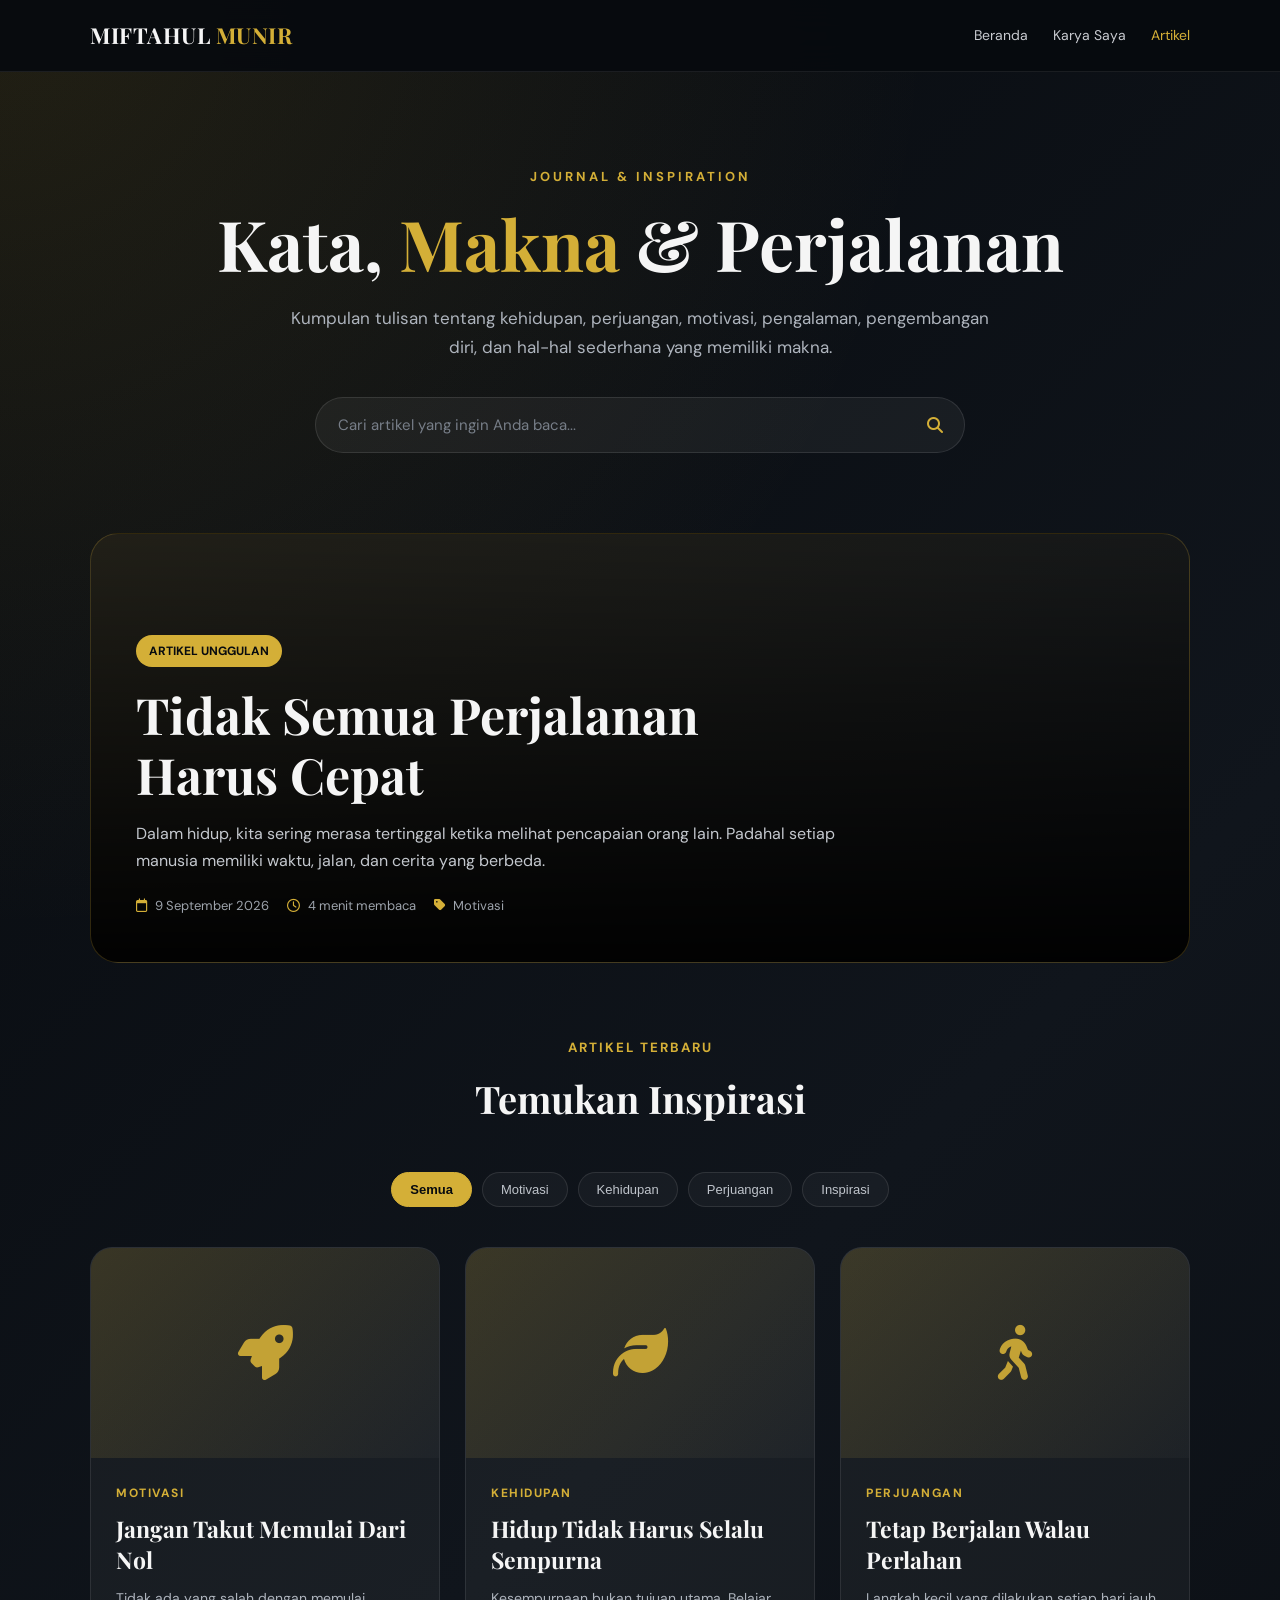
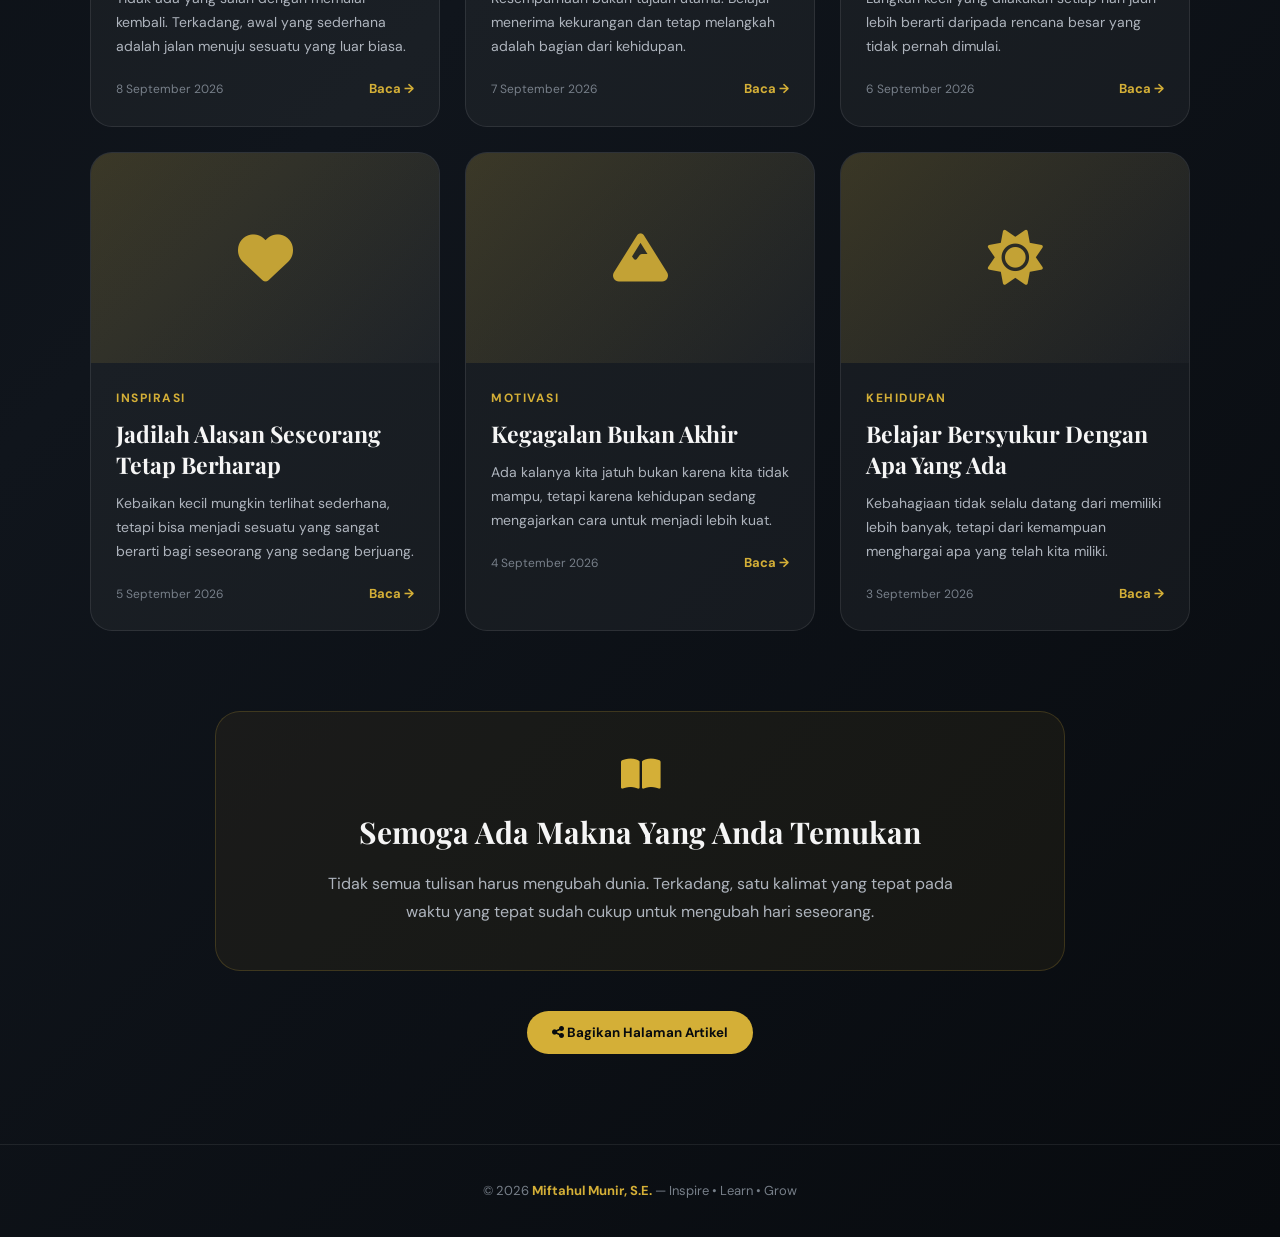
<file: artikel.html>
<!DOCTYPE html>
<html lang="id">
<head>
  <meta charset="UTF-8">
  <meta name="viewport" content="width=device-width, initial-scale=1.0">

  <title>Artikel & Inspirasi | Miftahul Munir, S.E.</title>

  <meta
    name="description"
    content="Kumpulan artikel motivasi, inspirasi, kehidupan, perjuangan dan pengembangan diri oleh Miftahul Munir, S.E."
  >

  <meta name="author" content="Miftahul Munir, S.E.">
  <meta name="robots" content="index, follow">

  <link
    rel="canonical"
    href="https://karaengcamangi4-commits.github.io/website-Miftahul/artikel.html"
  >

  <!-- OPEN GRAPH -->
  <meta property="og:type" content="website">
  <meta property="og:title" content="Artikel & Inspirasi | Miftahul Munir, S.E.">
  <meta
    property="og:description"
    content="Kumpulan tulisan inspiratif tentang kehidupan, perjuangan, motivasi dan pengembangan diri."
  >
  <meta
    property="og:url"
    content="https://karaengcamangi4-commits.github.io/website-Miftahul/artikel.html"
  >

  <!-- FONT -->
  <link rel="preconnect" href="https://fonts.googleapis.com">
  <link rel="preconnect" href="https://fonts.gstatic.com" crossorigin>

  <link
    href="https://fonts.googleapis.com/css2?family=DM+Sans:wght@400;500;600;700&family=Playfair+Display:wght@500;600;700&display=swap"
    rel="stylesheet"
  >

  <!-- ICON -->
  <link
    rel="stylesheet"
    href="https://cdnjs.cloudflare.com/ajax/libs/font-awesome/6.5.2/css/all.min.css"
  >

  <style>

    /* =========================
       RESET
    ========================== */

    * {
      margin: 0;
      padding: 0;
      box-sizing: border-box;
    }

    html {
      scroll-behavior: smooth;
    }

    body {
      font-family: "DM Sans", sans-serif;
      color: #f5f5f5;
      background:
        radial-gradient(
          circle at top left,
          rgba(212,175,55,0.13),
          transparent 30%
        ),
        linear-gradient(
          135deg,
          #070a0e,
          #10151c 50%,
          #080b0f
        );
      line-height: 1.7;
      min-height: 100vh;
    }

    a {
      color: inherit;
      text-decoration: none;
    }

    /* =========================
       NAVBAR
    ========================== */

    header {
      position: sticky;
      top: 0;
      z-index: 999;
      background: rgba(7,10,14,0.93);
      backdrop-filter: blur(18px);
      border-bottom: 1px solid rgba(255,255,255,0.08);
    }

    .navbar {
      max-width: 1150px;
      margin: auto;
      padding: 17px 25px;
      display: flex;
      align-items: center;
      justify-content: space-between;
      gap: 25px;
    }

    .logo {
      font-family: "Playfair Display", serif;
      font-size: 22px;
      font-weight: 700;
      letter-spacing: .5px;
    }

    .logo span {
      color: #d4af37;
    }

    nav {
      display: flex;
      gap: 25px;
      align-items: center;
    }

    nav a {
      font-size: 14px;
      color: #c8cbd0;
      transition: .3s;
    }

    nav a:hover,
    nav a.active {
      color: #d4af37;
    }

    /* =========================
       HERO
    ========================== */

    .hero {
      max-width: 1050px;
      margin: auto;
      padding: 90px 25px 70px;
      text-align: center;
    }

    .hero-label {
      display: inline-block;
      color: #d4af37;
      font-size: 13px;
      font-weight: 700;
      letter-spacing: 3px;
      text-transform: uppercase;
      margin-bottom: 15px;
    }

    .hero h1 {
      font-family: "Playfair Display", serif;
      font-size: clamp(40px, 7vw, 70px);
      line-height: 1.15;
      margin-bottom: 20px;
    }

    .hero h1 span {
      color: #d4af37;
    }

    .hero p {
      max-width: 720px;
      margin: auto;
      color: #aeb4bd;
      font-size: 17px;
    }

    /* =========================
       SEARCH
    ========================== */

    .search-box {
      max-width: 650px;
      margin: 35px auto 0;
      position: relative;
    }

    .search-box input {
      width: 100%;
      padding: 17px 55px 17px 22px;
      border-radius: 50px;
      border: 1px solid rgba(255,255,255,.1);
      outline: none;
      background: rgba(255,255,255,.05);
      color: white;
      font-family: inherit;
      font-size: 15px;
    }

    .search-box input::placeholder {
      color: #777e88;
    }

    .search-box i {
      position: absolute;
      right: 22px;
      top: 50%;
      transform: translateY(-50%);
      color: #d4af37;
    }

    /* =========================
       CONTAINER
    ========================== */

    .container {
      max-width: 1150px;
      margin: auto;
      padding: 10px 25px 90px;
    }

    /* =========================
       FEATURED ARTICLE
    ========================== */

    .featured {
      position: relative;
      overflow: hidden;
      border-radius: 28px;
      min-height: 430px;
      display: flex;
      align-items: flex-end;
      margin-bottom: 70px;
      background:
        linear-gradient(
          to top,
          rgba(0,0,0,.95),
          rgba(0,0,0,.15)
        ),
        linear-gradient(
          135deg,
          #27251c,
          #14181d
        );
      border: 1px solid rgba(212,175,55,.22);
    }

    .featured-content {
      padding: 45px;
      max-width: 800px;
    }

    .featured-badge {
      display: inline-block;
      padding: 6px 13px;
      border-radius: 50px;
      background: #d4af37;
      color: #080b0f;
      font-size: 12px;
      font-weight: 700;
      text-transform: uppercase;
      margin-bottom: 18px;
    }

    .featured h2 {
      font-family: "Playfair Display", serif;
      font-size: clamp(30px, 5vw, 50px);
      line-height: 1.2;
      margin-bottom: 15px;
    }

    .featured p {
      color: #c4c8ce;
      max-width: 700px;
      margin-bottom: 20px;
    }

    .meta {
      display: flex;
      flex-wrap: wrap;
      gap: 18px;
      color: #9da3ac;
      font-size: 13px;
    }

    .meta i {
      color: #d4af37;
      margin-right: 5px;
    }

    /* =========================
       SECTION TITLE
    ========================== */

    .section-heading {
      text-align: center;
      margin-bottom: 40px;
    }

    .section-heading small {
      color: #d4af37;
      text-transform: uppercase;
      letter-spacing: 2px;
      font-weight: 700;
    }

    .section-heading h2 {
      font-family: "Playfair Display", serif;
      font-size: 38px;
      margin-top: 7px;
    }

    /* =========================
       CATEGORY
    ========================== */

    .categories {
      display: flex;
      justify-content: center;
      flex-wrap: wrap;
      gap: 10px;
      margin-bottom: 40px;
    }

    .category {
      padding: 9px 18px;
      border-radius: 50px;
      border: 1px solid rgba(255,255,255,.1);
      background: rgba(255,255,255,.035);
      color: #bfc4cb;
      cursor: pointer;
      transition: .3s;
      font-size: 13px;
    }

    .category:hover,
    .category.active {
      background: #d4af37;
      color: #080b0f;
      border-color: #d4af37;
      font-weight: 700;
    }

    /* =========================
       ARTICLE GRID
    ========================== */

    .article-grid {
      display: grid;
      grid-template-columns: repeat(3, 1fr);
      gap: 25px;
    }

    .article-card {
      background: rgba(255,255,255,.045);
      border: 1px solid rgba(255,255,255,.09);
      border-radius: 22px;
      overflow: hidden;
      transition: .35s;
    }

    .article-card:hover {
      transform: translateY(-8px);
      border-color: rgba(212,175,55,.4);
      box-shadow: 0 20px 50px rgba(0,0,0,.35);
    }

    .article-image {
      height: 210px;
      display: flex;
      align-items: center;
      justify-content: center;
      position: relative;
      background:
        linear-gradient(
          135deg,
          rgba(212,175,55,.18),
          rgba(255,255,255,.025)
        );
    }

    .article-image i {
      font-size: 55px;
      color: #d4af37;
      opacity: .9;
    }

    .article-body {
      padding: 25px;
    }

    .article-category {
      color: #d4af37;
      font-size: 12px;
      text-transform: uppercase;
      letter-spacing: 1.5px;
      font-weight: 700;
      margin-bottom: 10px;
    }

    .article-body h3 {
      font-family: "Playfair Display", serif;
      font-size: 23px;
      line-height: 1.35;
      margin-bottom: 12px;
    }

    .article-body p {
      color: #aeb4bd;
      font-size: 14px;
      margin-bottom: 20px;
    }

    .article-footer {
      display: flex;
      align-items: center;
      justify-content: space-between;
      gap: 10px;
    }

    .article-date {
      font-size: 12px;
      color: #777f89;
    }

    .read {
      color: #d4af37;
      font-size: 13px;
      font-weight: 700;
    }

    /* =========================
       READING MESSAGE
    ========================== */

    .reading-message {
      max-width: 850px;
      margin: 80px auto 0;
      text-align: center;
      padding: 45px 30px;
      border-radius: 25px;
      border: 1px solid rgba(212,175,55,.2);
      background: rgba(212,175,55,.06);
    }

    .reading-message i {
      color: #d4af37;
      font-size: 35px;
      margin-bottom: 15px;
    }

    .reading-message h2 {
      font-family: "Playfair Display", serif;
      font-size: 30px;
      margin-bottom: 12px;
    }

    .reading-message p {
      color: #aeb4bd;
      max-width: 650px;
      margin: auto;
    }

    /* =========================
       SHARE
    ========================== */

    .share {
      text-align: center;
      margin-top: 40px;
    }

    .share button {
      border: 0;
      border-radius: 50px;
      padding: 13px 25px;
      background: #d4af37;
      color: #080b0f;
      font-family: inherit;
      font-weight: 700;
      cursor: pointer;
      transition: .3s;
    }

    .share button:hover {
      transform: translateY(-3px);
      box-shadow: 0 10px 25px rgba(212,175,55,.2);
    }

    /* =========================
       FOOTER
    ========================== */

    footer {
      border-top: 1px solid rgba(255,255,255,.08);
      text-align: center;
      padding: 35px 20px;
      color: #777f89;
      font-size: 13px;
    }

    footer strong {
      color: #d4af37;
    }

    /* =========================
       HIDDEN
    ========================== */

    .hidden {
      display: none !important;
    }

    /* =========================
       RESPONSIVE
    ========================== */

    @media (max-width: 850px) {

      .article-grid {
        grid-template-columns: repeat(2, 1fr);
      }

    }

    @media (max-width: 600px) {

      .navbar {
        flex-direction: column;
        padding: 15px 20px;
      }

      nav {
        gap: 16px;
        justify-content: center;
        flex-wrap: wrap;
      }

      .hero {
        padding-top: 60px;
      }

      .featured {
        min-height: 390px;
      }

      .featured-content {
        padding: 28px;
      }

      .article-grid {
        grid-template-columns: 1fr;
      }

      .section-heading h2 {
        font-size: 32px;
      }

    }

  </style>
</head>

<body>


  <!-- =========================
       NAVBAR
  ========================== -->

  <header>

    <div class="navbar">

      <a href="index.html" class="logo">
        MIFTAHUL <span>MUNIR</span>
      </a>

      <nav>

        <a href="index.html">
          Beranda
        </a>

        <a href="karya.html">
          Karya Saya
        </a>

        <a href="artikel.html" class="active">
          Artikel
        </a>

      </nav>

    </div>

  </header>


  <!-- =========================
       HERO
  ========================== -->

  <section class="hero">

    <div class="hero-label">
      Journal & Inspiration
    </div>

    <h1>
      Kata, <span>Makna</span> & Perjalanan
    </h1>

    <p>
      Kumpulan tulisan tentang kehidupan, perjuangan,
      motivasi, pengalaman, pengembangan diri,
      dan hal-hal sederhana yang memiliki makna.
    </p>


    <!-- SEARCH -->

    <div class="search-box">

      <input
        type="text"
        id="searchInput"
        placeholder="Cari artikel yang ingin Anda baca..."
        onkeyup="searchArticle()"
      >

      <i class="fa-solid fa-magnifying-glass"></i>

    </div>

  </section>


  <!-- =========================
       CONTENT
  ========================== -->

  <main class="container">


    <!-- ARTIKEL UNGGULAN -->

    <section>

      <div class="featured">

        <div class="featured-content">

          <span class="featured-badge">
            Artikel Unggulan
          </span>

          <h2>
            Tidak Semua Perjalanan Harus Cepat
          </h2>

          <p>
            Dalam hidup, kita sering merasa tertinggal
            ketika melihat pencapaian orang lain.
            Padahal setiap manusia memiliki waktu,
            jalan, dan cerita yang berbeda.
          </p>

          <div class="meta">

            <span>
              <i class="fa-regular fa-calendar"></i>
              9 September 2026
            </span>

            <span>
              <i class="fa-regular fa-clock"></i>
              4 menit membaca
            </span>

            <span>
              <i class="fa-solid fa-tag"></i>
              Motivasi
            </span>

          </div>

        </div>

      </div>

    </section>


    <!-- JUDUL -->

    <div class="section-heading">

      <small>Artikel Terbaru</small>

      <h2>Temukan Inspirasi</h2>

    </div>


    <!-- KATEGORI -->

    <div class="categories">

      <button
        class="category active"
        onclick="filterCategory('all', this)"
      >
        Semua
      </button>

      <button
        class="category"
        onclick="filterCategory('motivasi', this)"
      >
        Motivasi
      </button>

      <button
        class="category"
        onclick="filterCategory('kehidupan', this)"
      >
        Kehidupan
      </button>

      <button
        class="category"
        onclick="filterCategory('perjuangan', this)"
      >
        Perjuangan
      </button>

      <button
        class="category"
        onclick="filterCategory('inspirasi', this)"
      >
        Inspirasi
      </button>

    </div>


    <!-- =========================
         ARTICLE GRID
    ========================== -->

    <div class="article-grid" id="articleGrid">


      <!-- ARTIKEL 1 -->

      <article
        class="article-card"
        data-category="motivasi"
        data-title="Jangan Takut Memulai Dari Nol"
      >

        <div class="article-image">
          <i class="fa-solid fa-rocket"></i>
        </div>

        <div class="article-body">

          <div class="article-category">
            Motivasi
          </div>

          <h3>
            Jangan Takut Memulai Dari Nol
          </h3>

          <p>
            Tidak ada yang salah dengan memulai kembali.
            Terkadang, awal yang sederhana adalah
            jalan menuju sesuatu yang luar biasa.
          </p>

          <div class="article-footer">

            <span class="article-date">
              8 September 2026
            </span>

            <a href="#" class="read">
              Baca →
            </a>

          </div>

        </div>

      </article>


      <!-- ARTIKEL 2 -->

      <article
        class="article-card"
        data-category="kehidupan"
        data-title="Hidup Tidak Harus Selalu Sempurna"
      >

        <div class="article-image">
          <i class="fa-solid fa-leaf"></i>
        </div>

        <div class="article-body">

          <div class="article-category">
            Kehidupan
          </div>

          <h3>
            Hidup Tidak Harus Selalu Sempurna
          </h3>

          <p>
            Kesempurnaan bukan tujuan utama.
            Belajar menerima kekurangan dan tetap
            melangkah adalah bagian dari kehidupan.
          </p>

          <div class="article-footer">

            <span class="article-date">
              7 September 2026
            </span>

            <a href="#" class="read">
              Baca →
            </a>

          </div>

        </div>

      </article>


      <!-- ARTIKEL 3 -->

      <article
        class="article-card"
        data-category="perjuangan"
        data-title="Tetap Berjalan Walau Perlahan"
      >

        <div class="article-image">
          <i class="fa-solid fa-person-walking"></i>
        </div>

        <div class="article-body">

          <div class="article-category">
            Perjuangan
          </div>

          <h3>
            Tetap Berjalan Walau Perlahan
          </h3>

          <p>
            Langkah kecil yang dilakukan setiap hari
            jauh lebih berarti daripada rencana besar
            yang tidak pernah dimulai.
          </p>

          <div class="article-footer">

            <span class="article-date">
              6 September 2026
            </span>

            <a href="#" class="read">
              Baca →
            </a>

          </div>

        </div>

      </article>


      <!-- ARTIKEL 4 -->

      <article
        class="article-card"
        data-category="inspirasi"
        data-title="Jadilah Alasan Seseorang Tetap Berharap"
      >

        <div class="article-image">
          <i class="fa-solid fa-heart"></i>
        </div>

        <div class="article-body">

          <div class="article-category">
            Inspirasi
          </div>

          <h3>
            Jadilah Alasan Seseorang Tetap Berharap
          </h3>

          <p>
            Kebaikan kecil mungkin terlihat sederhana,
            tetapi bisa menjadi sesuatu yang sangat berarti
            bagi seseorang yang sedang berjuang.
          </p>

          <div class="article-footer">

            <span class="article-date">
              5 September 2026
            </span>

            <a href="#" class="read">
              Baca →
            </a>

          </div>

        </div>

      </article>


      <!-- ARTIKEL 5 -->

      <article
        class="article-card"
        data-category="motivasi"
        data-title="Kegagalan Bukan Akhir"
      >

        <div class="article-image">
          <i class="fa-solid fa-mountain"></i>
        </div>

        <div class="article-body">

          <div class="article-category">
            Motivasi
          </div>

          <h3>
            Kegagalan Bukan Akhir
          </h3>

          <p>
            Ada kalanya kita jatuh bukan karena
            kita tidak mampu, tetapi karena kehidupan
            sedang mengajarkan cara untuk menjadi lebih kuat.
          </p>

          <div class="article-footer">

            <span class="article-date">
              4 September 2026
            </span>

            <a href="#" class="read">
              Baca →
            </a>

          </div>

        </div>

      </article>


      <!-- ARTIKEL 6 -->

      <article
        class="article-card"
        data-category="kehidupan"
        data-title="Belajar Bersyukur Dengan Apa Yang Ada"
      >

        <div class="article-image">
          <i class="fa-solid fa-sun"></i>
        </div>

        <div class="article-body">

          <div class="article-category">
            Kehidupan
          </div>

          <h3>
            Belajar Bersyukur Dengan Apa Yang Ada
          </h3>

          <p>
            Kebahagiaan tidak selalu datang dari
            memiliki lebih banyak, tetapi dari kemampuan
            menghargai apa yang telah kita miliki.
          </p>

          <div class="article-footer">

            <span class="article-date">
              3 September 2026
            </span>

            <a href="#" class="read">
              Baca →
            </a>

          </div>

        </div>

      </article>


    </div>


    <!-- PESAN -->

    <div class="reading-message">

      <i class="fa-solid fa-book-open"></i>

      <h2>
        Semoga Ada Makna Yang Anda Temukan
      </h2>

      <p>
        Tidak semua tulisan harus mengubah dunia.
        Terkadang, satu kalimat yang tepat pada waktu
        yang tepat sudah cukup untuk mengubah hari seseorang.
      </p>

    </div>


    <!-- SHARE -->

    <div class="share">

      <button onclick="shareWebsite()">

        <i class="fa-solid fa-share-nodes"></i>

        Bagikan Halaman Artikel

      </button>

    </div>

  </main>


  <!-- =========================
       FOOTER
  ========================== -->

  <footer>

    <p>
      © <span id="year"></span>
      <strong>Miftahul Munir, S.E.</strong>
      — Inspire • Learn • Grow
    </p>

  </footer>


  <!-- =========================
       JAVASCRIPT
  ========================== -->

  <script>

    /* TAHUN OTOMATIS */

    document.getElementById("year").textContent =
      new Date().getFullYear();


    /* PENCARIAN ARTIKEL */

    function searchArticle() {

      const input =
        document
        .getElementById("searchInput")
        .value
        .toLowerCase();

      const cards =
        document.querySelectorAll(".article-card");

      cards.forEach(function(card) {

        const title =
          card.dataset.title.toLowerCase();

        const category =
          card.dataset.category.toLowerCase();

        if (
          title.includes(input) ||
          category.includes(input)
        ) {

          card.classList.remove("hidden");

        } else {

          card.classList.add("hidden");

        }

      });

    }


    /* FILTER KATEGORI */

    function filterCategory(category, button) {

      const cards =
        document.querySelectorAll(".article-card");

      const buttons =
        document.querySelectorAll(".category");

      buttons.forEach(function(btn) {

        btn.classList.remove("active");

      });

      button.classList.add("active");

      cards.forEach(function(card) {

        if (
          category === "all" ||
          card.dataset.category === category
        ) {

          card.classList.remove("hidden");

        } else {

          card.classList.add("hidden");

        }

      });

    }


    /* BAGIKAN */

    function shareWebsite() {

      const shareData = {

        title:
          "Artikel & Inspirasi | Miftahul Munir, S.E.",

        text:
          "Temukan artikel motivasi dan inspirasi dari Miftahul Munir, S.E.",

        url:
          window.location.href

      };

      if (navigator.share) {

        navigator.share(shareData);

      } else {

        navigator.clipboard.writeText(
          window.location.href
        );

        alert(
          "Link artikel berhasil disalin. Silakan bagikan kepada teman."
        );

      }

    }

  </script>

</body>
</html>
</file>
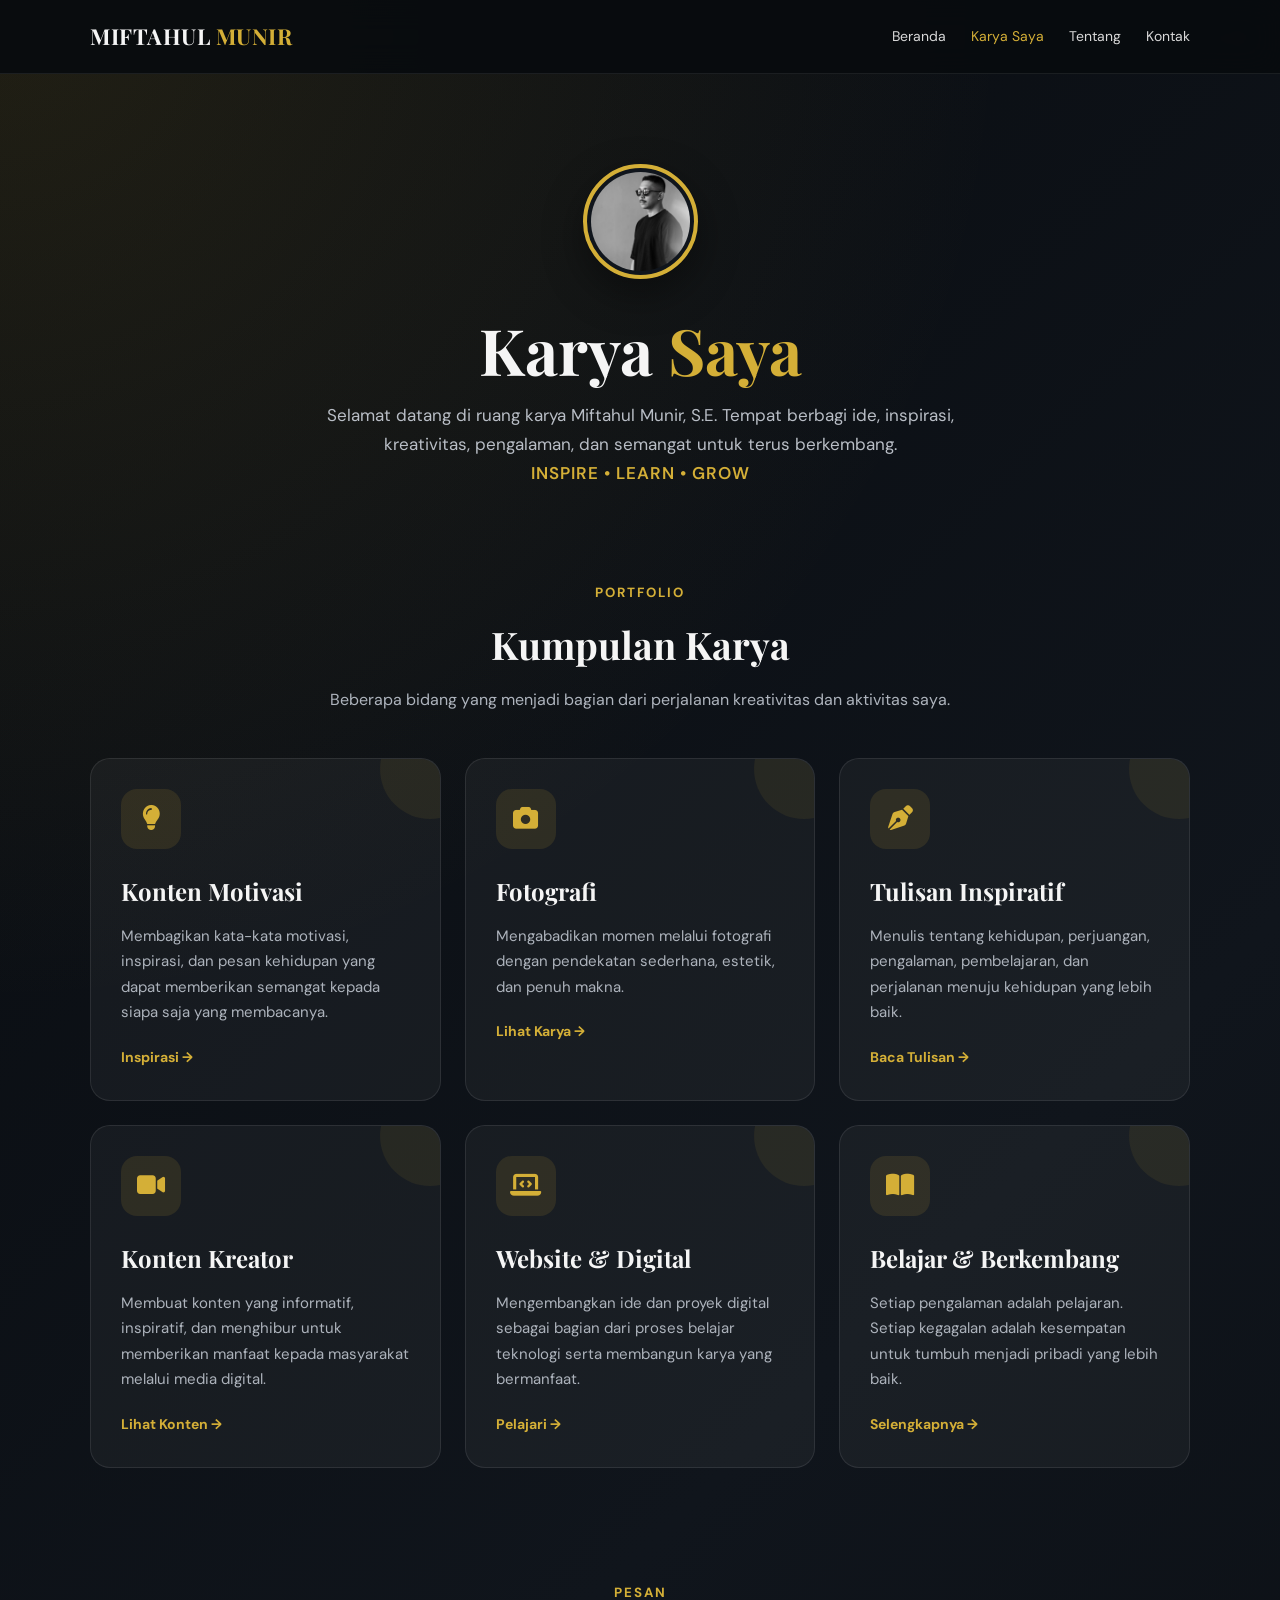
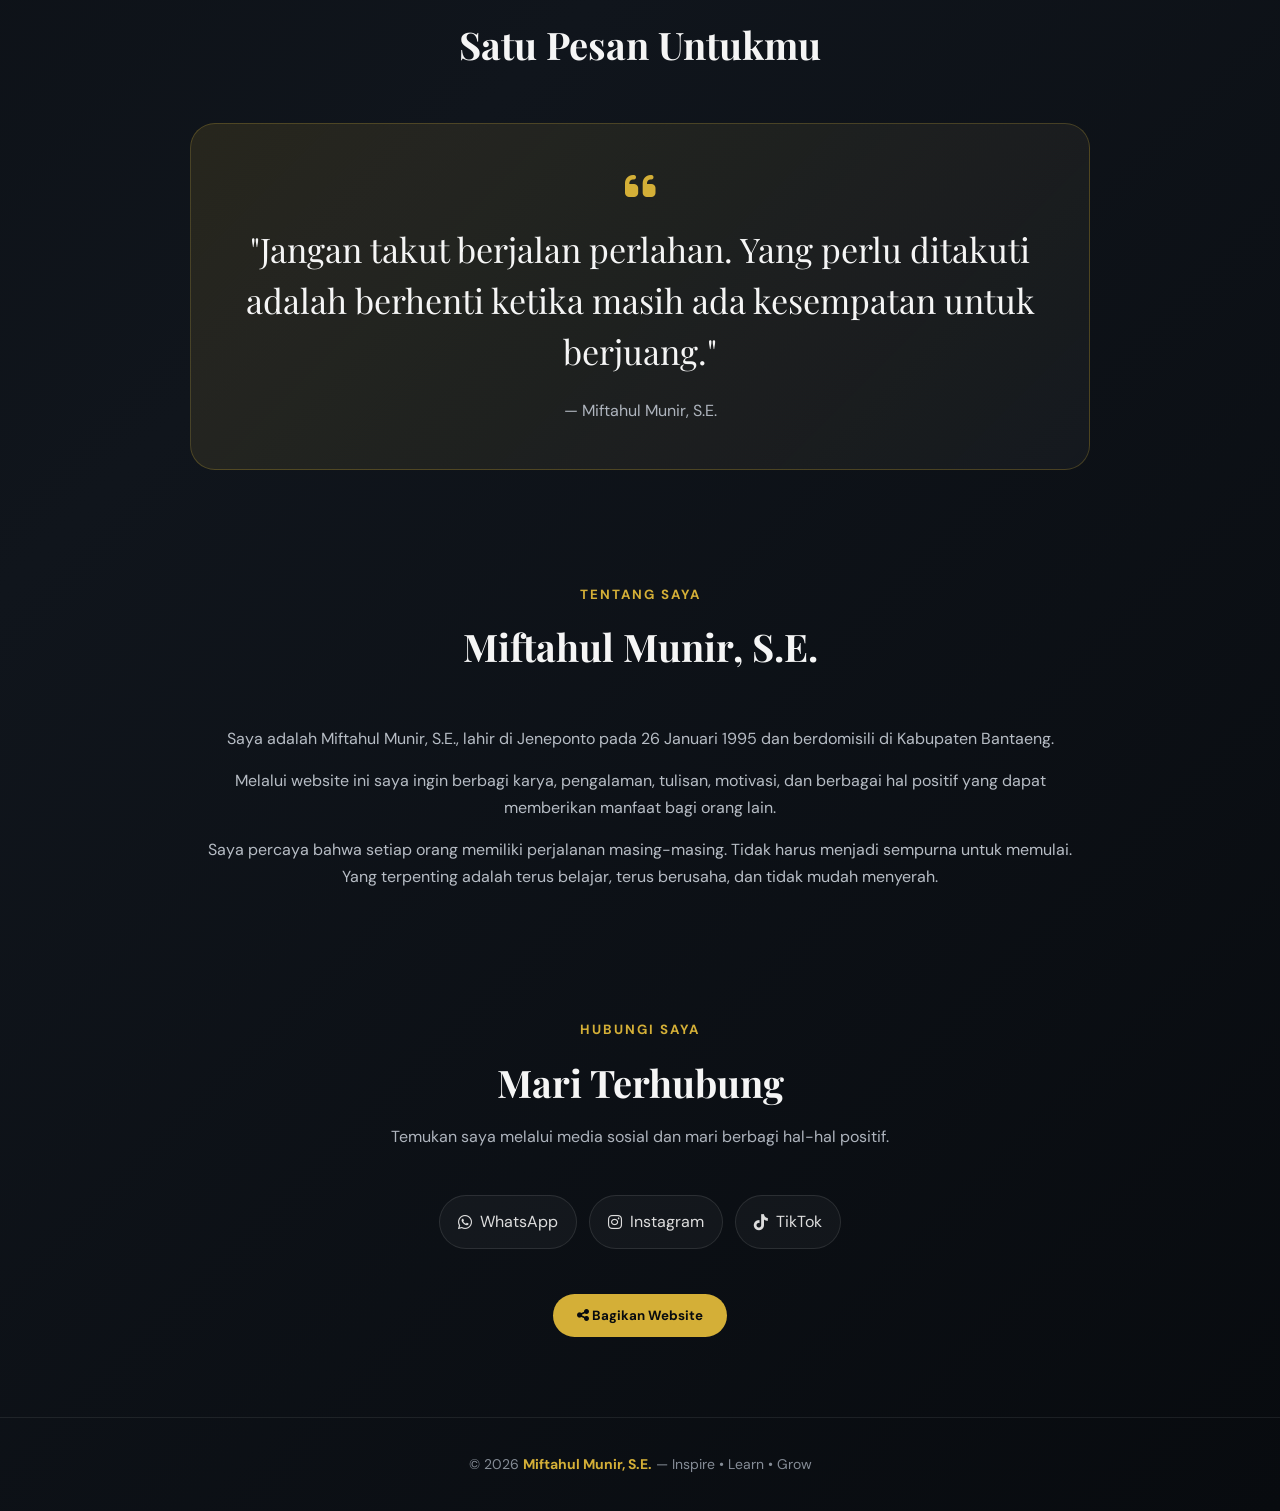
<file: karya.html>
<!DOCTYPE html>
<html lang="id">
<head>
  <meta charset="UTF-8">
  <meta name="viewport" content="width=device-width, initial-scale=1.0">

  <title>Karya Saya | Miftahul Munir, S.E.</title>

  <meta
    name="description"
    content="Kumpulan karya, konten, ide, fotografi, tulisan dan proyek yang dibuat oleh Miftahul Munir, S.E."
  >

  <meta name="author" content="Miftahul Munir, S.E.">
  <meta name="robots" content="index, follow">

  <link
    rel="canonical"
    href="https://karaengcamangi4-commits.github.io/website-Miftahul/karya.html"
  >

  <!-- OPEN GRAPH -->
  <meta property="og:type" content="website">
  <meta
    property="og:title"
    content="Karya Saya | Miftahul Munir, S.E."
  >
  <meta
    property="og:description"
    content="Kumpulan karya, konten, ide dan proyek Miftahul Munir, S.E."
  >
  <meta
    property="og:url"
    content="https://karaengcamangi4-commits.github.io/website-Miftahul/karya.html"
  >
  <meta
    property="og:image"
    content="https://karaengcamangi4-commits.github.io/website-Miftahul/assets/profile.jpg"
  >

  <!-- GOOGLE ANALYTICS -->
  <script async src="https://www.googletagmanager.com/gtag/js?id=G-V29F99RQ8M"></script>

  <script>
    window.dataLayer = window.dataLayer || [];

    function gtag() {
      dataLayer.push(arguments);
    }

    gtag('js', new Date());
    gtag('config', 'G-V29F99RQ8M');
  </script>

  <meta name="theme-color" content="#080b0f">

  <!-- GOOGLE FONT -->
  <link rel="preconnect" href="https://fonts.googleapis.com">
  <link rel="preconnect" href="https://fonts.gstatic.com" crossorigin>

  <link
    href="https://fonts.googleapis.com/css2?family=DM+Sans:wght@400;500;600;700&family=Playfair+Display:wght@500;600;700&display=swap"
    rel="stylesheet"
  >

  <!-- ICON -->
  <link
    rel="stylesheet"
    href="https://cdnjs.cloudflare.com/ajax/libs/font-awesome/6.5.2/css/all.min.css"
  >

  <!-- CSS -->
  <style>

    * {
      margin: 0;
      padding: 0;
      box-sizing: border-box;
    }

    html {
      scroll-behavior: smooth;
    }

    body {
      font-family: "DM Sans", sans-serif;
      background:
        radial-gradient(circle at top left, rgba(212,175,55,0.12), transparent 30%),
        linear-gradient(135deg, #080b0f, #10151c 50%, #080b0f);
      color: #f5f5f5;
      min-height: 100vh;
      line-height: 1.7;
    }

    a {
      color: inherit;
      text-decoration: none;
    }

    /* =========================
       NAVBAR
    ========================== */

    header {
      position: sticky;
      top: 0;
      z-index: 1000;
      background: rgba(8, 11, 15, 0.92);
      backdrop-filter: blur(15px);
      border-bottom: 1px solid rgba(255,255,255,0.08);
    }

    .navbar {
      max-width: 1150px;
      margin: auto;
      padding: 18px 25px;
      display: flex;
      align-items: center;
      justify-content: space-between;
      gap: 20px;
    }

    .logo {
      font-family: "Playfair Display", serif;
      font-size: 22px;
      font-weight: 700;
      letter-spacing: 0.5px;
    }

    .logo span {
      color: #d4af37;
    }

    nav {
      display: flex;
      gap: 25px;
      align-items: center;
    }

    nav a {
      color: #d9d9d9;
      font-size: 14px;
      transition: 0.3s;
    }

    nav a:hover,
    nav a.active {
      color: #d4af37;
    }

    /* =========================
       HERO
    ========================== */

    .hero {
      max-width: 1150px;
      margin: auto;
      padding: 90px 25px 60px;
      text-align: center;
    }

    .profile {
      width: 115px;
      height: 115px;
      border-radius: 50%;
      object-fit: cover;
      border: 4px solid #d4af37;
      padding: 4px;
      background: #10151c;
      box-shadow: 0 15px 40px rgba(0,0,0,0.4);
      margin-bottom: 25px;
    }

    .hero h1 {
      font-family: "Playfair Display", serif;
      font-size: clamp(38px, 6vw, 64px);
      line-height: 1.15;
      margin-bottom: 15px;
    }

    .hero h1 span {
      color: #d4af37;
    }

    .hero p {
      max-width: 700px;
      margin: auto;
      color: #b9bec6;
      font-size: 17px;
    }

    .tagline {
      margin-top: 18px;
      color: #d4af37 !important;
      font-weight: 600;
      letter-spacing: 1px;
    }

    /* =========================
       SECTION
    ========================== */

    .section {
      max-width: 1150px;
      margin: auto;
      padding: 30px 25px 80px;
    }

    .section-title {
      text-align: center;
      margin-bottom: 45px;
    }

    .section-title small {
      color: #d4af37;
      text-transform: uppercase;
      letter-spacing: 2px;
      font-weight: 700;
    }

    .section-title h2 {
      font-family: "Playfair Display", serif;
      font-size: 38px;
      margin: 8px 0;
    }

    .section-title p {
      color: #aeb4bd;
      max-width: 650px;
      margin: auto;
    }

    /* =========================
       KARYA
    ========================== */

    .karya-grid {
      display: grid;
      grid-template-columns: repeat(3, 1fr);
      gap: 24px;
    }

    .karya-card {
      background: rgba(255,255,255,0.045);
      border: 1px solid rgba(255,255,255,0.09);
      border-radius: 20px;
      padding: 30px;
      transition: 0.35s;
      position: relative;
      overflow: hidden;
    }

    .karya-card::before {
      content: "";
      position: absolute;
      width: 100px;
      height: 100px;
      background: rgba(212,175,55,0.08);
      border-radius: 50%;
      top: -40px;
      right: -40px;
    }

    .karya-card:hover {
      transform: translateY(-8px);
      border-color: rgba(212,175,55,0.45);
      box-shadow: 0 20px 50px rgba(0,0,0,0.3);
    }

    .icon {
      width: 60px;
      height: 60px;
      display: flex;
      align-items: center;
      justify-content: center;
      border-radius: 16px;
      background: rgba(212,175,55,0.12);
      color: #d4af37;
      font-size: 25px;
      margin-bottom: 22px;
    }

    .karya-card h3 {
      font-family: "Playfair Display", serif;
      font-size: 24px;
      margin-bottom: 12px;
    }

    .karya-card p {
      color: #adb3bc;
      font-size: 15px;
    }

    .read-more {
      display: inline-block;
      margin-top: 20px;
      color: #d4af37;
      font-size: 14px;
      font-weight: 700;
    }

    /* =========================
       MOTIVASI
    ========================== */

    .quote-box {
      max-width: 900px;
      margin: 20px auto 0;
      padding: 45px 35px;
      text-align: center;
      border-radius: 25px;
      background:
        linear-gradient(
          135deg,
          rgba(212,175,55,0.12),
          rgba(255,255,255,0.035)
        );
      border: 1px solid rgba(212,175,55,0.25);
    }

    .quote-box i {
      font-size: 35px;
      color: #d4af37;
      margin-bottom: 20px;
    }

    .quote-box blockquote {
      font-family: "Playfair Display", serif;
      font-size: clamp(23px, 4vw, 34px);
      line-height: 1.5;
      margin-bottom: 20px;
    }

    .quote-box span {
      color: #aeb4bd;
    }

    /* =========================
       TENTANG
    ========================== */

    .about {
      max-width: 900px;
      margin: auto;
      text-align: center;
    }

    .about p {
      color: #b7bdc5;
      margin-bottom: 15px;
    }

    /* =========================
       SOCIAL
    ========================== */

    .social {
      display: flex;
      justify-content: center;
      flex-wrap: wrap;
      gap: 12px;
      margin-top: 30px;
    }

    .social a {
      display: flex;
      align-items: center;
      gap: 8px;
      padding: 12px 18px;
      border: 1px solid rgba(255,255,255,0.1);
      border-radius: 50px;
      color: #ddd;
      transition: 0.3s;
      background: rgba(255,255,255,0.035);
    }

    .social a:hover {
      color: #d4af37;
      border-color: #d4af37;
      transform: translateY(-3px);
    }

    /* =========================
       SHARE
    ========================== */

    .share {
      text-align: center;
      margin-top: 45px;
    }

    .share button {
      border: none;
      cursor: pointer;
      padding: 13px 24px;
      border-radius: 50px;
      background: #d4af37;
      color: #080b0f;
      font-weight: 700;
      font-family: inherit;
      transition: 0.3s;
    }

    .share button:hover {
      transform: translateY(-3px);
      box-shadow: 0 10px 25px rgba(212,175,55,0.2);
    }

    /* =========================
       FOOTER
    ========================== */

    footer {
      border-top: 1px solid rgba(255,255,255,0.08);
      text-align: center;
      padding: 35px 20px;
      color: #858c96;
      font-size: 14px;
    }

    footer strong {
      color: #d4af37;
    }

    /* =========================
       RESPONSIVE
    ========================== */

    @media (max-width: 850px) {

      .karya-grid {
        grid-template-columns: repeat(2, 1fr);
      }

      nav {
        gap: 15px;
      }

    }

    @media (max-width: 600px) {

      .navbar {
        flex-direction: column;
        padding: 15px 20px;
      }

      nav {
        gap: 18px;
        flex-wrap: wrap;
        justify-content: center;
      }

      .hero {
        padding-top: 60px;
      }

      .karya-grid {
        grid-template-columns: 1fr;
      }

      .section-title h2 {
        font-size: 32px;
      }

      .quote-box {
        padding: 35px 22px;
      }

      .quote-box blockquote {
        font-size: 23px;
      }

    }

  </style>
</head>

<body>

  <!-- =========================
       NAVBAR
  ========================== -->

  <header>
    <div class="navbar">

      <a href="index.html" class="logo">
        MIFTAHUL <span>MUNIR</span>
      </a>

      <nav>
        <a href="index.html">
          Beranda
        </a>

        <a href="karya.html" class="active">
          Karya Saya
        </a>

        <a href="#tentang">
          Tentang
        </a>

        <a href="#kontak">
          Kontak
        </a>
      </nav>

    </div>
  </header>


  <!-- =========================
       HERO
  ========================== -->

  <section class="hero">

    <img
      src="assets/profile.jpg"
      alt="Miftahul Munir, S.E."
      class="profile"
      onerror="this.style.display='none'"
    >

    <h1>
      Karya <span>Saya</span>
    </h1>

    <p>
      Selamat datang di ruang karya Miftahul Munir, S.E.
      Tempat berbagi ide, inspirasi, kreativitas,
      pengalaman, dan semangat untuk terus berkembang.
    </p>

    <p class="tagline">
      INSPIRE • LEARN • GROW
    </p>

  </section>


  <!-- =========================
       KARYA
  ========================== -->

  <main>

    <section class="section">

      <div class="section-title">

        <small>Portfolio</small>

        <h2>Kumpulan Karya</h2>

        <p>
          Beberapa bidang yang menjadi bagian dari perjalanan
          kreativitas dan aktivitas saya.
        </p>

      </div>


      <div class="karya-grid">


        <!-- KARYA 1 -->

        <article class="karya-card">

          <div class="icon">
            <i class="fa-solid fa-lightbulb"></i>
          </div>

          <h3>Konten Motivasi</h3>

          <p>
            Membagikan kata-kata motivasi, inspirasi,
            dan pesan kehidupan yang dapat memberikan
            semangat kepada siapa saja yang membacanya.
          </p>

          <a href="#" class="read-more">
            Inspirasi →
          </a>

        </article>


        <!-- KARYA 2 -->

        <article class="karya-card">

          <div class="icon">
            <i class="fa-solid fa-camera"></i>
          </div>

          <h3>Fotografi</h3>

          <p>
            Mengabadikan momen melalui fotografi dengan
            pendekatan sederhana, estetik, dan penuh makna.
          </p>

          <a href="#" class="read-more">
            Lihat Karya →
          </a>

        </article>


        <!-- KARYA 3 -->

        <article class="karya-card">

          <div class="icon">
            <i class="fa-solid fa-pen-nib"></i>
          </div>

          <h3>Tulisan Inspiratif</h3>

          <p>
            Menulis tentang kehidupan, perjuangan,
            pengalaman, pembelajaran, dan perjalanan
            menuju kehidupan yang lebih baik.
          </p>

          <a href="#" class="read-more">
            Baca Tulisan →
          </a>

        </article>


        <!-- KARYA 4 -->

        <article class="karya-card">

          <div class="icon">
            <i class="fa-solid fa-video"></i>
          </div>

          <h3>Konten Kreator</h3>

          <p>
            Membuat konten yang informatif, inspiratif,
            dan menghibur untuk memberikan manfaat
            kepada masyarakat melalui media digital.
          </p>

          <a href="#" class="read-more">
            Lihat Konten →
          </a>

        </article>


        <!-- KARYA 5 -->

        <article class="karya-card">

          <div class="icon">
            <i class="fa-solid fa-laptop-code"></i>
          </div>

          <h3>Website & Digital</h3>

          <p>
            Mengembangkan ide dan proyek digital
            sebagai bagian dari proses belajar teknologi
            serta membangun karya yang bermanfaat.
          </p>

          <a href="#" class="read-more">
            Pelajari →
          </a>

        </article>


        <!-- KARYA 6 -->

        <article class="karya-card">

          <div class="icon">
            <i class="fa-solid fa-book-open"></i>
          </div>

          <h3>Belajar & Berkembang</h3>

          <p>
            Setiap pengalaman adalah pelajaran.
            Setiap kegagalan adalah kesempatan untuk
            tumbuh menjadi pribadi yang lebih baik.
          </p>

          <a href="#" class="read-more">
            Selengkapnya →
          </a>

        </article>


      </div>

    </section>


    <!-- =========================
         MOTIVASI
    ========================== -->

    <section class="section">

      <div class="section-title">

        <small>Pesan</small>

        <h2>Satu Pesan Untukmu</h2>

      </div>

      <div class="quote-box">

        <i class="fa-solid fa-quote-left"></i>

        <blockquote>
          "Jangan takut berjalan perlahan.
          Yang perlu ditakuti adalah berhenti
          ketika masih ada kesempatan untuk berjuang."
        </blockquote>

        <span>
          — Miftahul Munir, S.E.
        </span>

      </div>

    </section>


    <!-- =========================
         TENTANG
    ========================== -->

    <section class="section" id="tentang">

      <div class="section-title">

        <small>Tentang Saya</small>

        <h2>Miftahul Munir, S.E.</h2>

      </div>

      <div class="about">

        <p>
          Saya adalah Miftahul Munir, S.E.,
          lahir di Jeneponto pada 26 Januari 1995
          dan berdomisili di Kabupaten Bantaeng.
        </p>

        <p>
          Melalui website ini saya ingin berbagi
          karya, pengalaman, tulisan, motivasi,
          dan berbagai hal positif yang dapat
          memberikan manfaat bagi orang lain.
        </p>

        <p>
          Saya percaya bahwa setiap orang memiliki
          perjalanan masing-masing. Tidak harus
          menjadi sempurna untuk memulai.
          Yang terpenting adalah terus belajar,
          terus berusaha, dan tidak mudah menyerah.
        </p>

      </div>

    </section>


    <!-- =========================
         KONTAK
    ========================== -->

    <section class="section" id="kontak">

      <div class="section-title">

        <small>Hubungi Saya</small>

        <h2>Mari Terhubung</h2>

        <p>
          Temukan saya melalui media sosial dan
          mari berbagi hal-hal positif.
        </p>

      </div>


      <div class="social">

        <!-- WHATSAPP -->

        <a
          href="https://wa.me/6285298477494"
          target="_blank"
          rel="noopener"
        >
          <i class="fa-brands fa-whatsapp"></i>
          WhatsApp
        </a>


        <!-- INSTAGRAM -->

        <a
          href="https://www.instagram.com/"
          target="_blank"
          rel="noopener"
        >
          <i class="fa-brands fa-instagram"></i>
          Instagram
        </a>


        <!-- TIKTOK -->

        <a
          href="https://www.tiktok.com/"
          target="_blank"
          rel="noopener"
        >
          <i class="fa-brands fa-tiktok"></i>
          TikTok
        </a>

      </div>


      <!-- SHARE -->

      <div class="share">

        <button onclick="shareWebsite()">
          <i class="fa-solid fa-share-nodes"></i>
          Bagikan Website
        </button>

      </div>

    </section>

  </main>


  <!-- =========================
       FOOTER
  ========================== -->

  <footer>

    <p>
      © <span id="year"></span>
      <strong>Miftahul Munir, S.E.</strong>
      — Inspire • Learn • Grow
    </p>

  </footer>


  <!-- =========================
       JAVASCRIPT
  ========================== -->

  <script>

    // Tahun otomatis

    document.getElementById("year").textContent =
      new Date().getFullYear();


    // Tombol share

    function shareWebsite() {

      const shareData = {
        title: "Karya Saya | Miftahul Munir, S.E.",
        text: "Kunjungi website Karya Saya milik Miftahul Munir, S.E.",
        url: window.location.href
      };

      if (navigator.share) {

        navigator.share(shareData);

      } else {

        navigator.clipboard.writeText(window.location.href);

        alert(
          "Link website berhasil disalin. Silakan kirim kepada teman."
        );

      }

    }

  </script>

</body>
</html>
</file>
